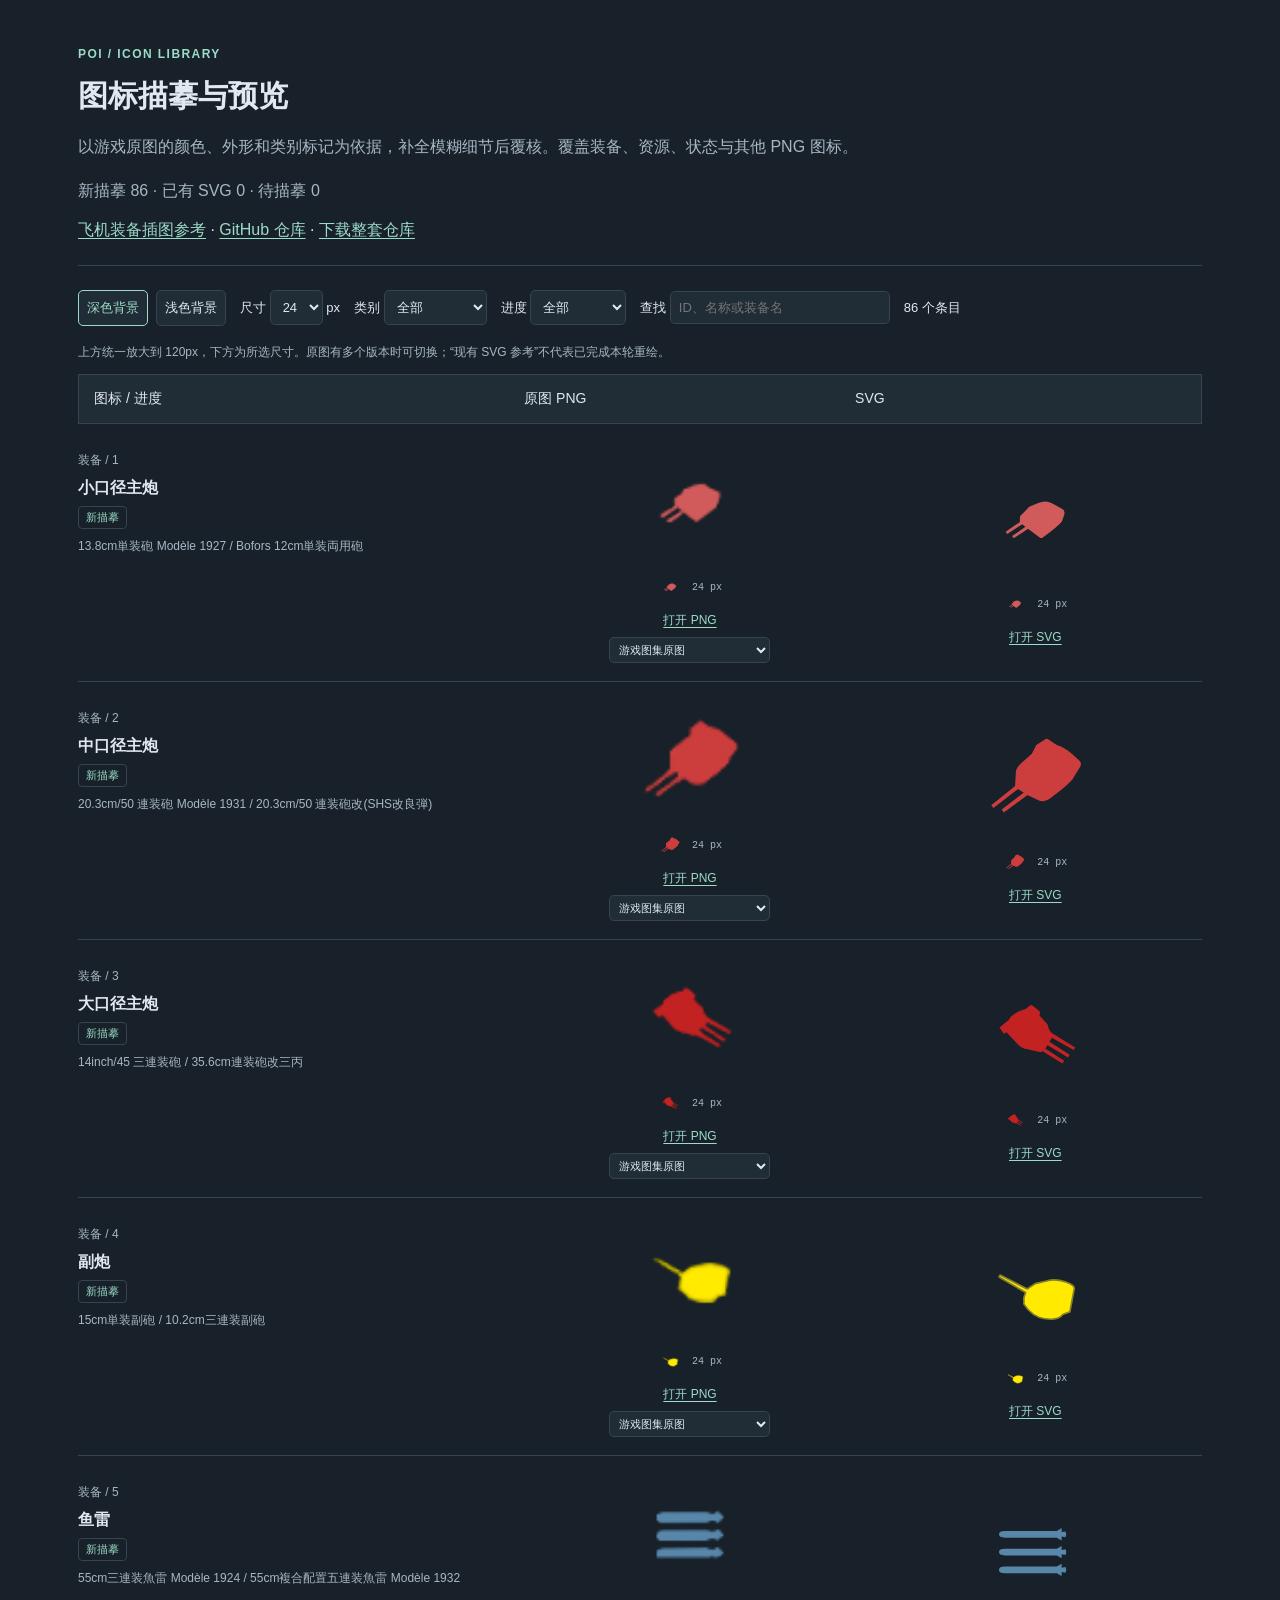
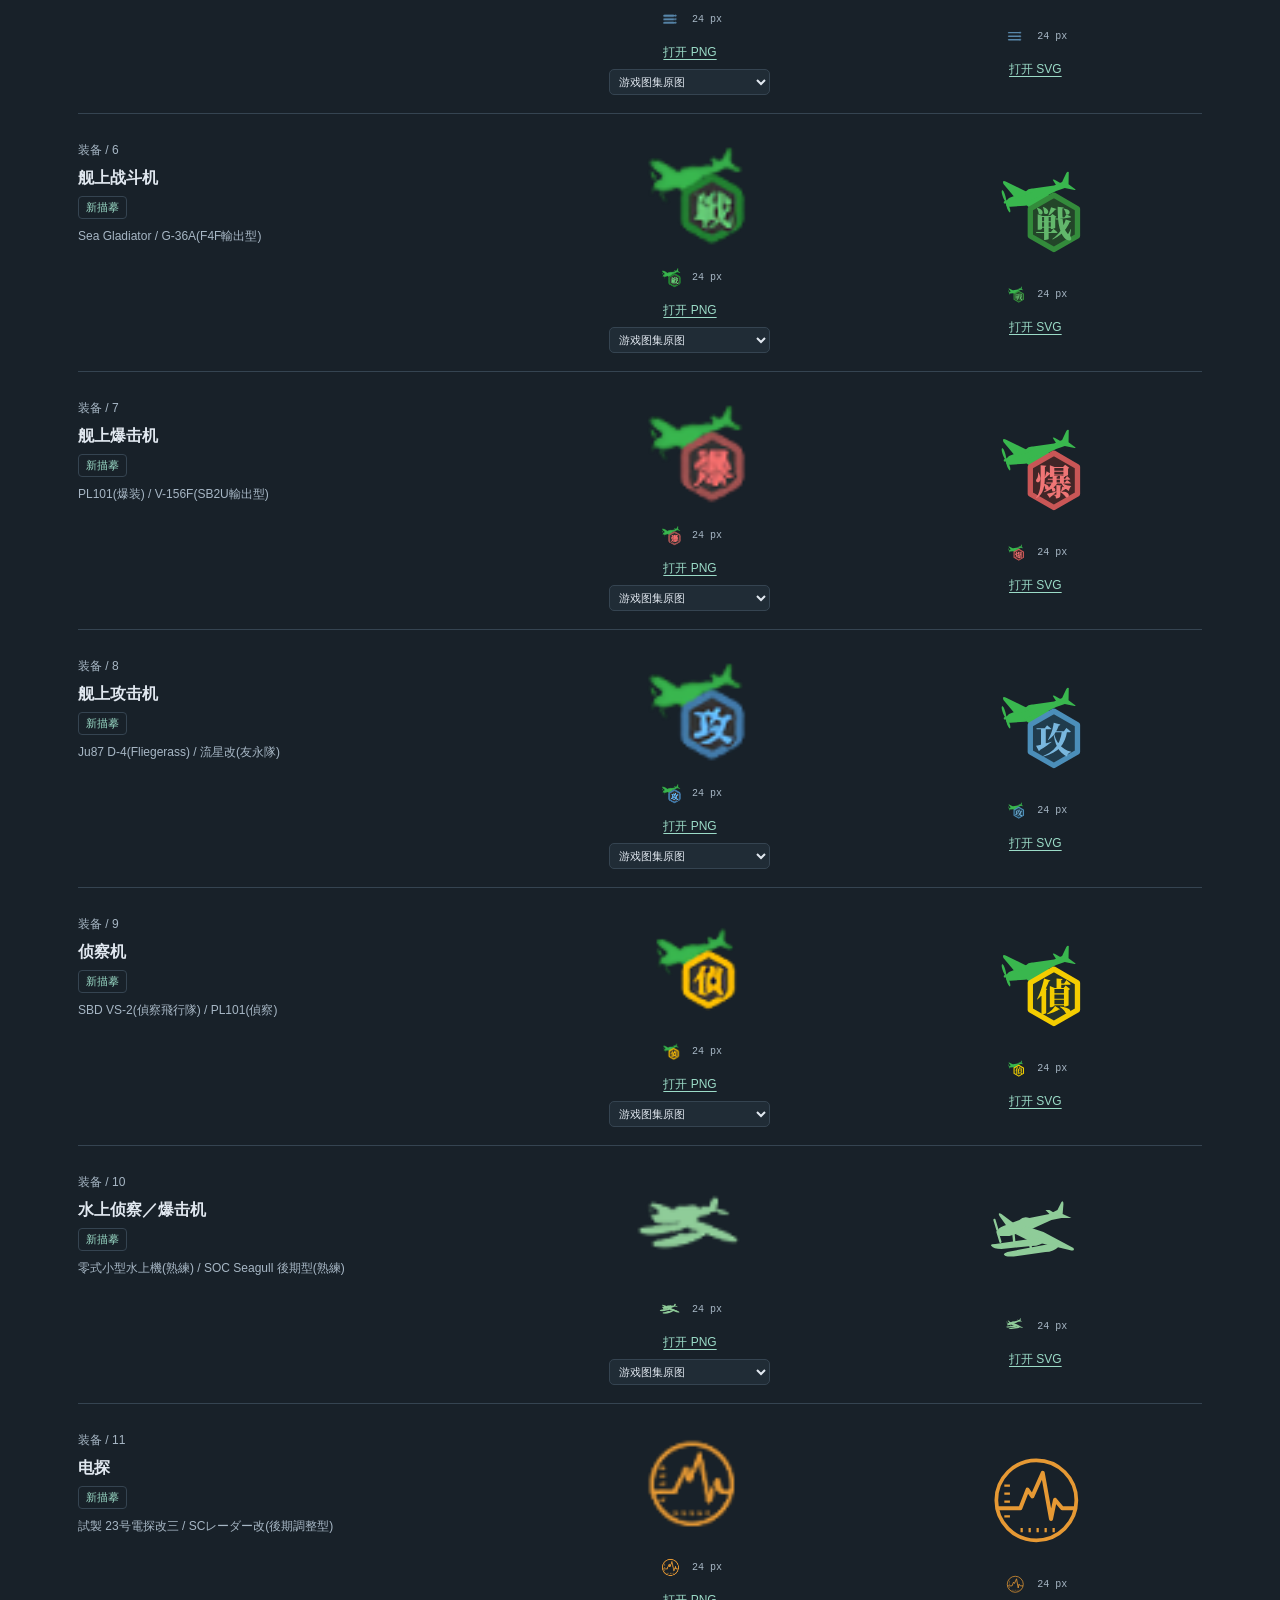
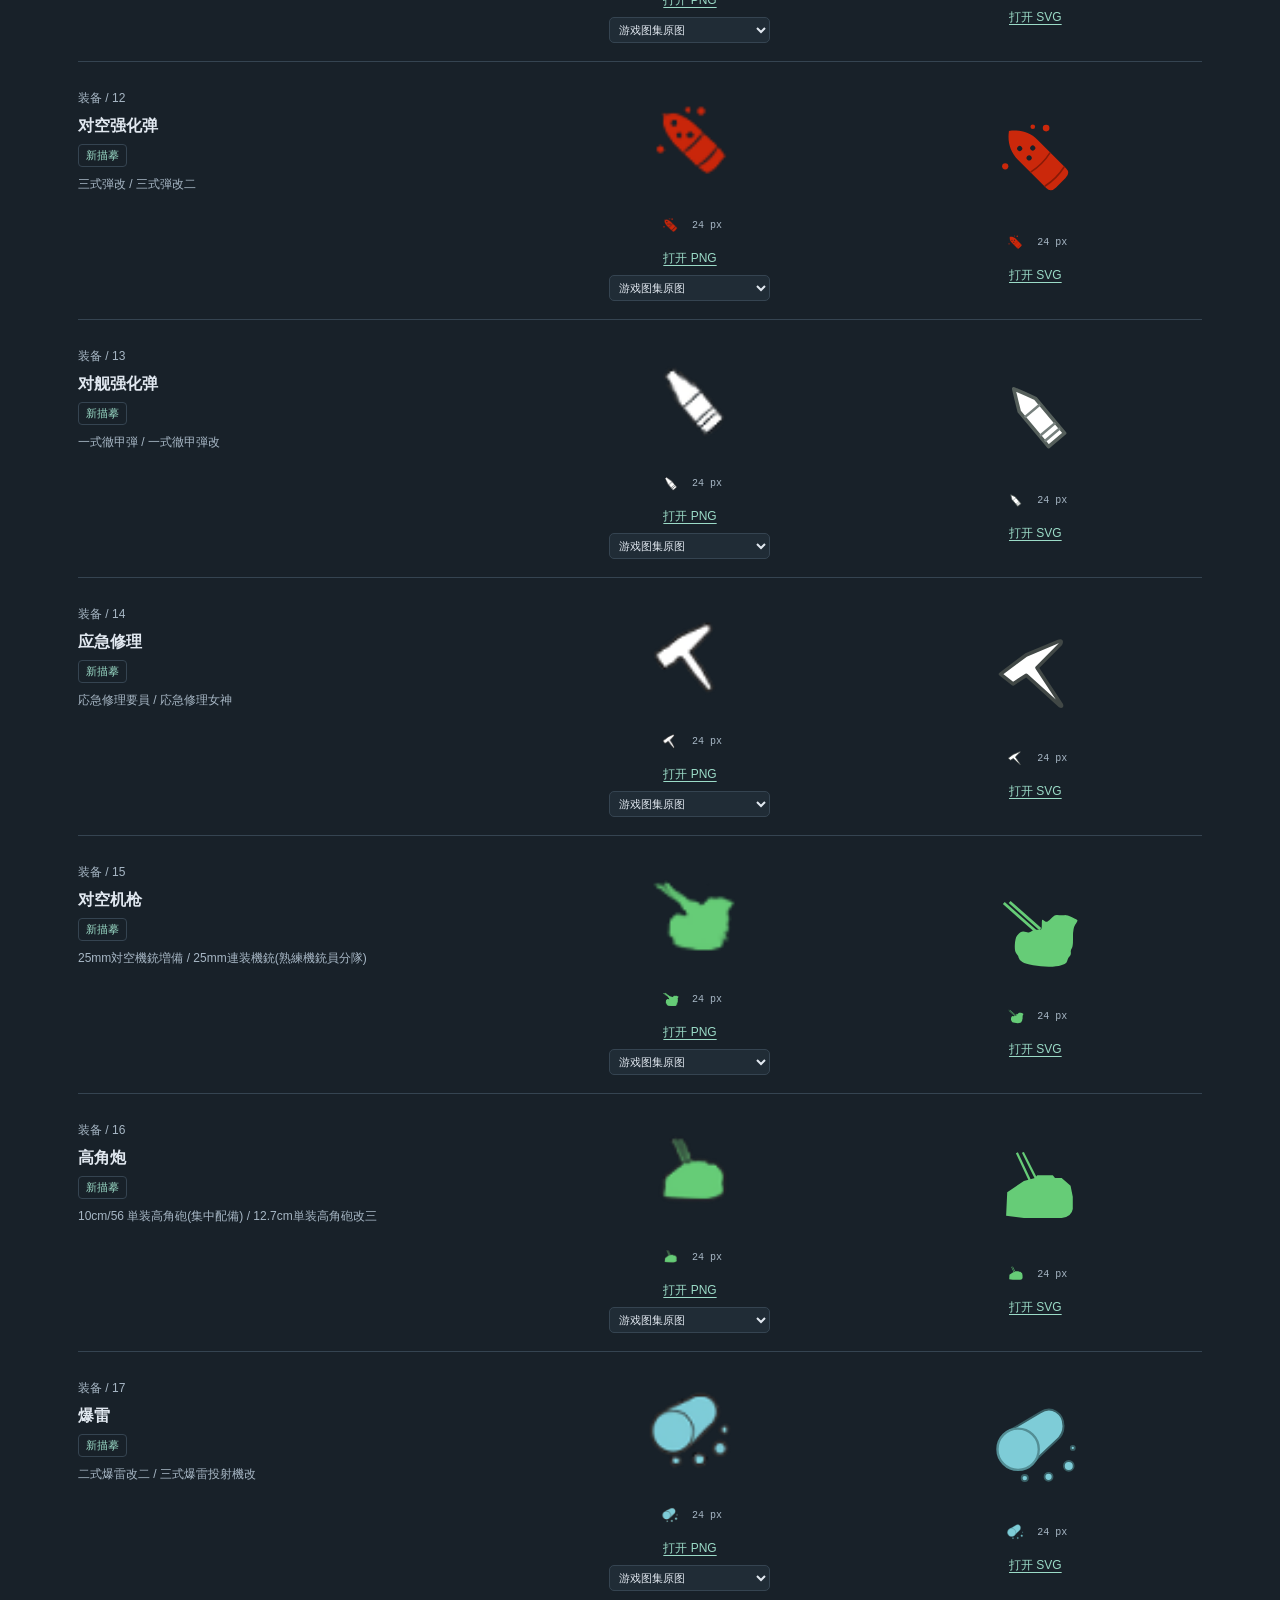
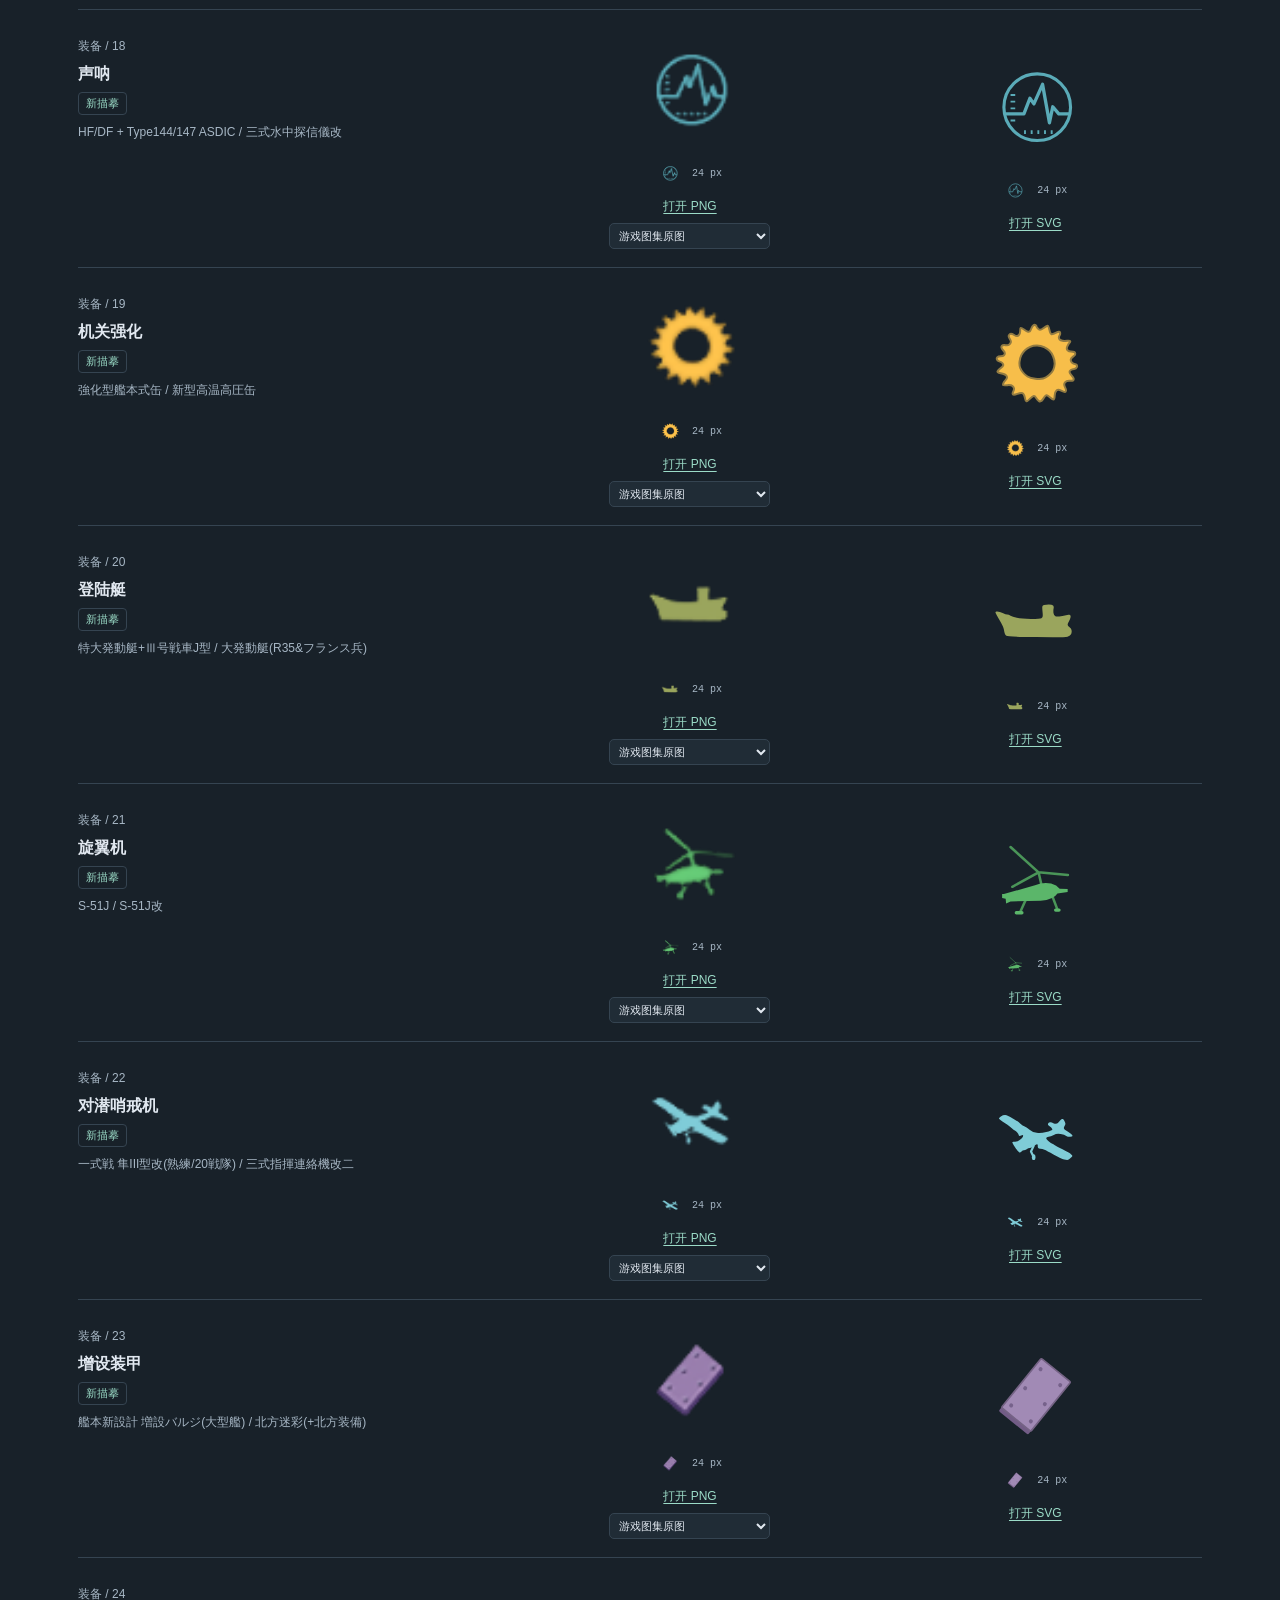
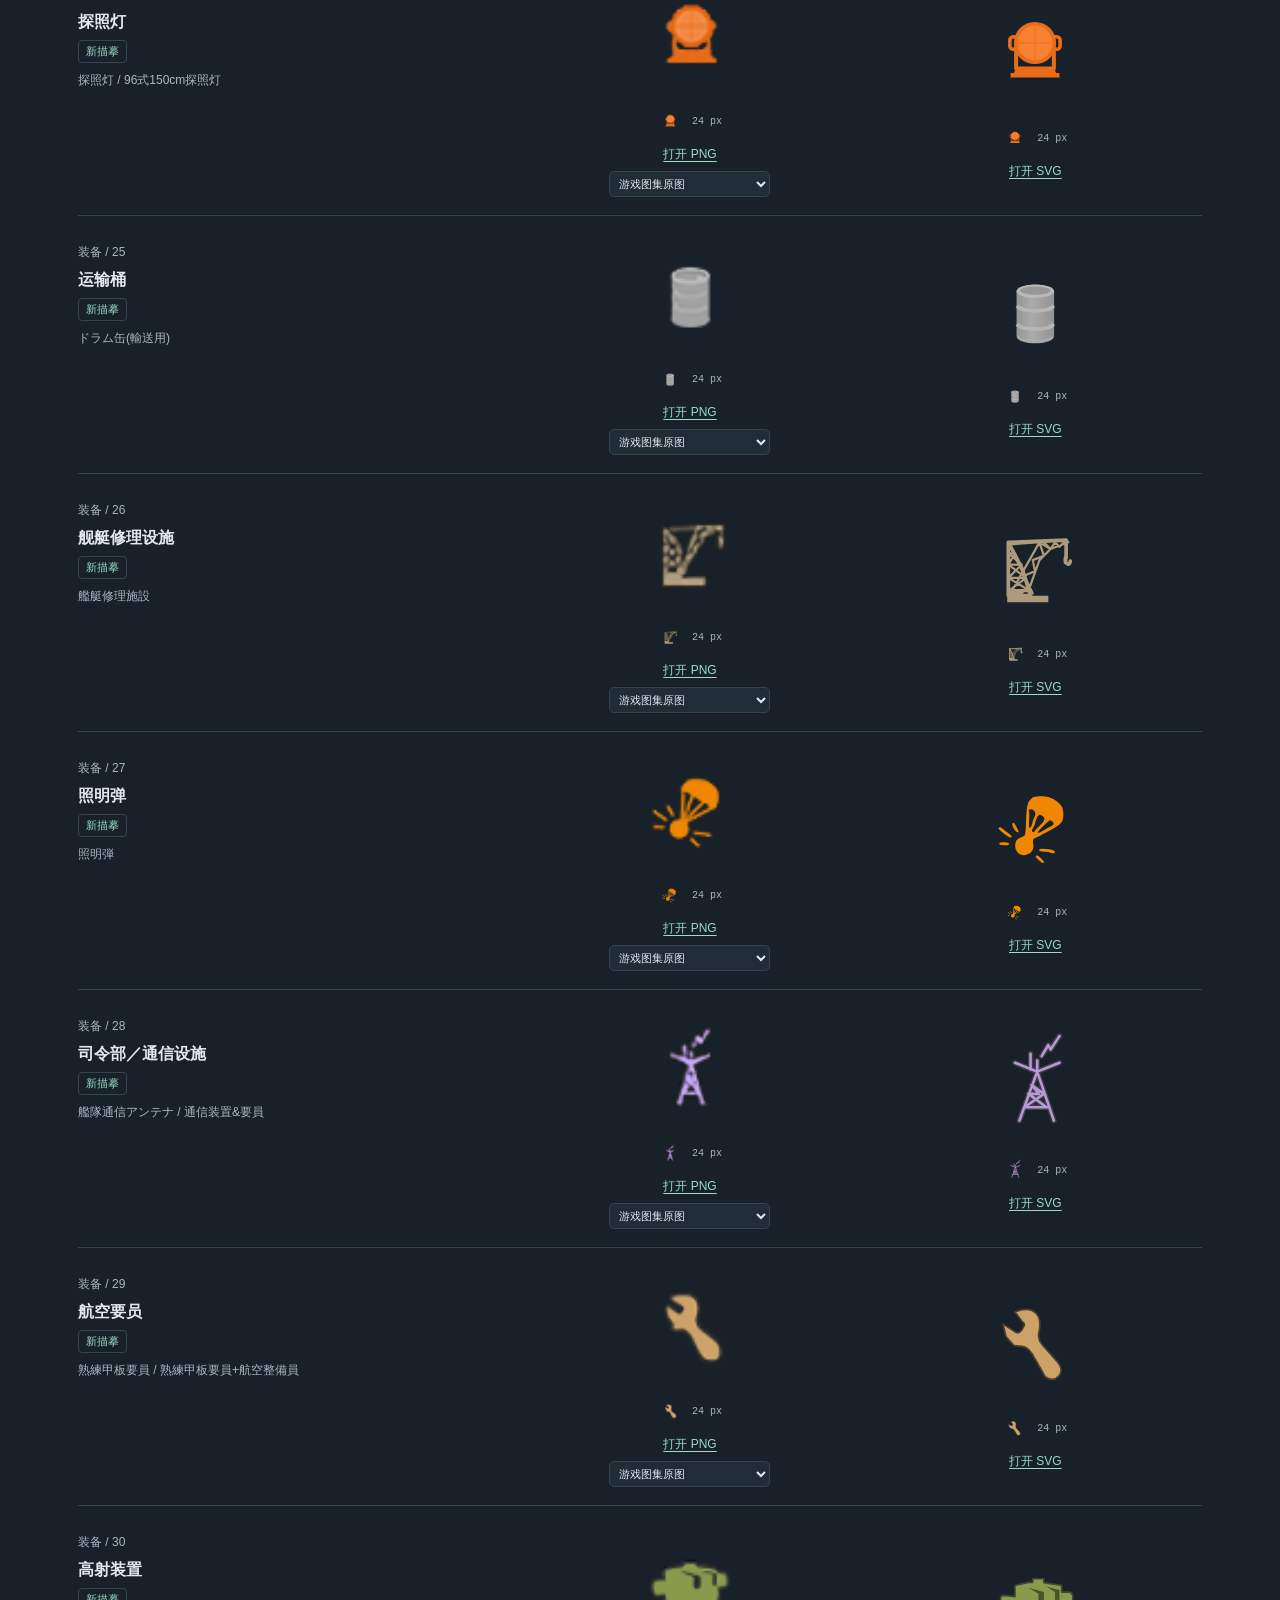
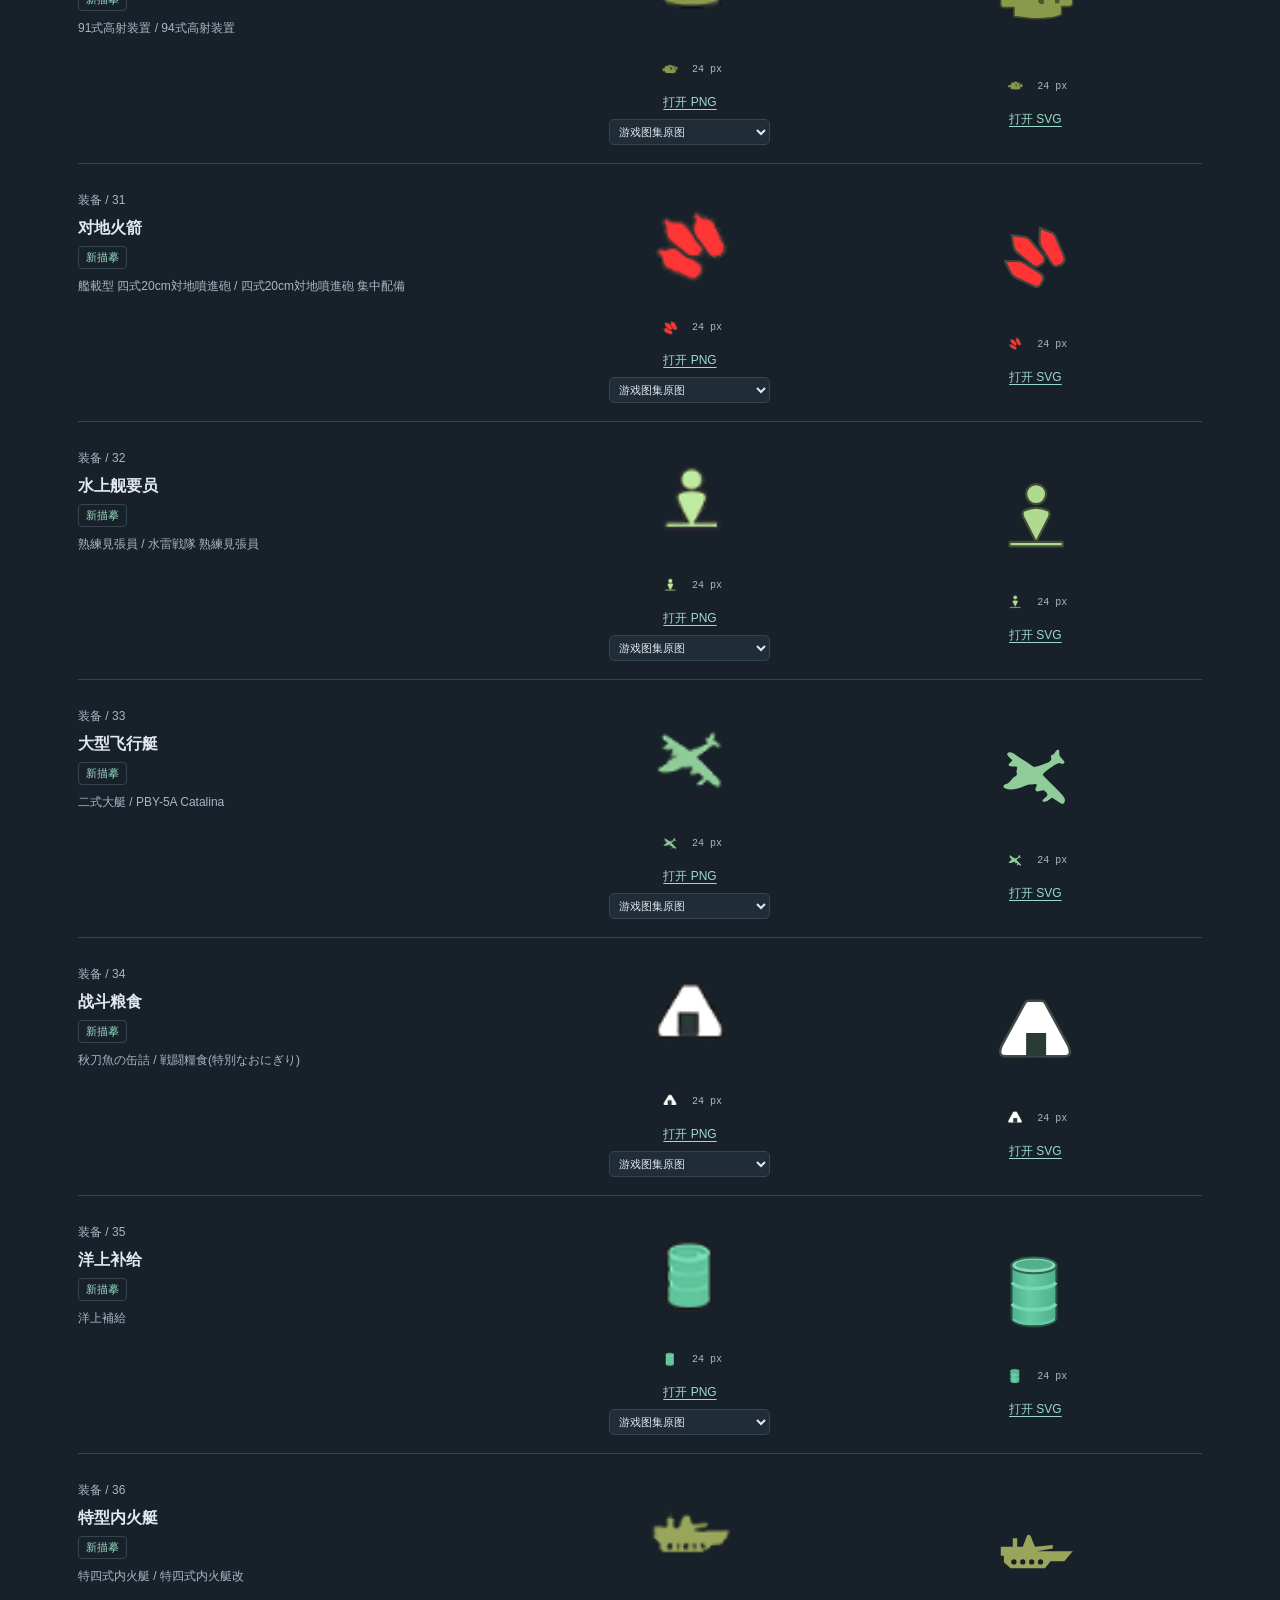
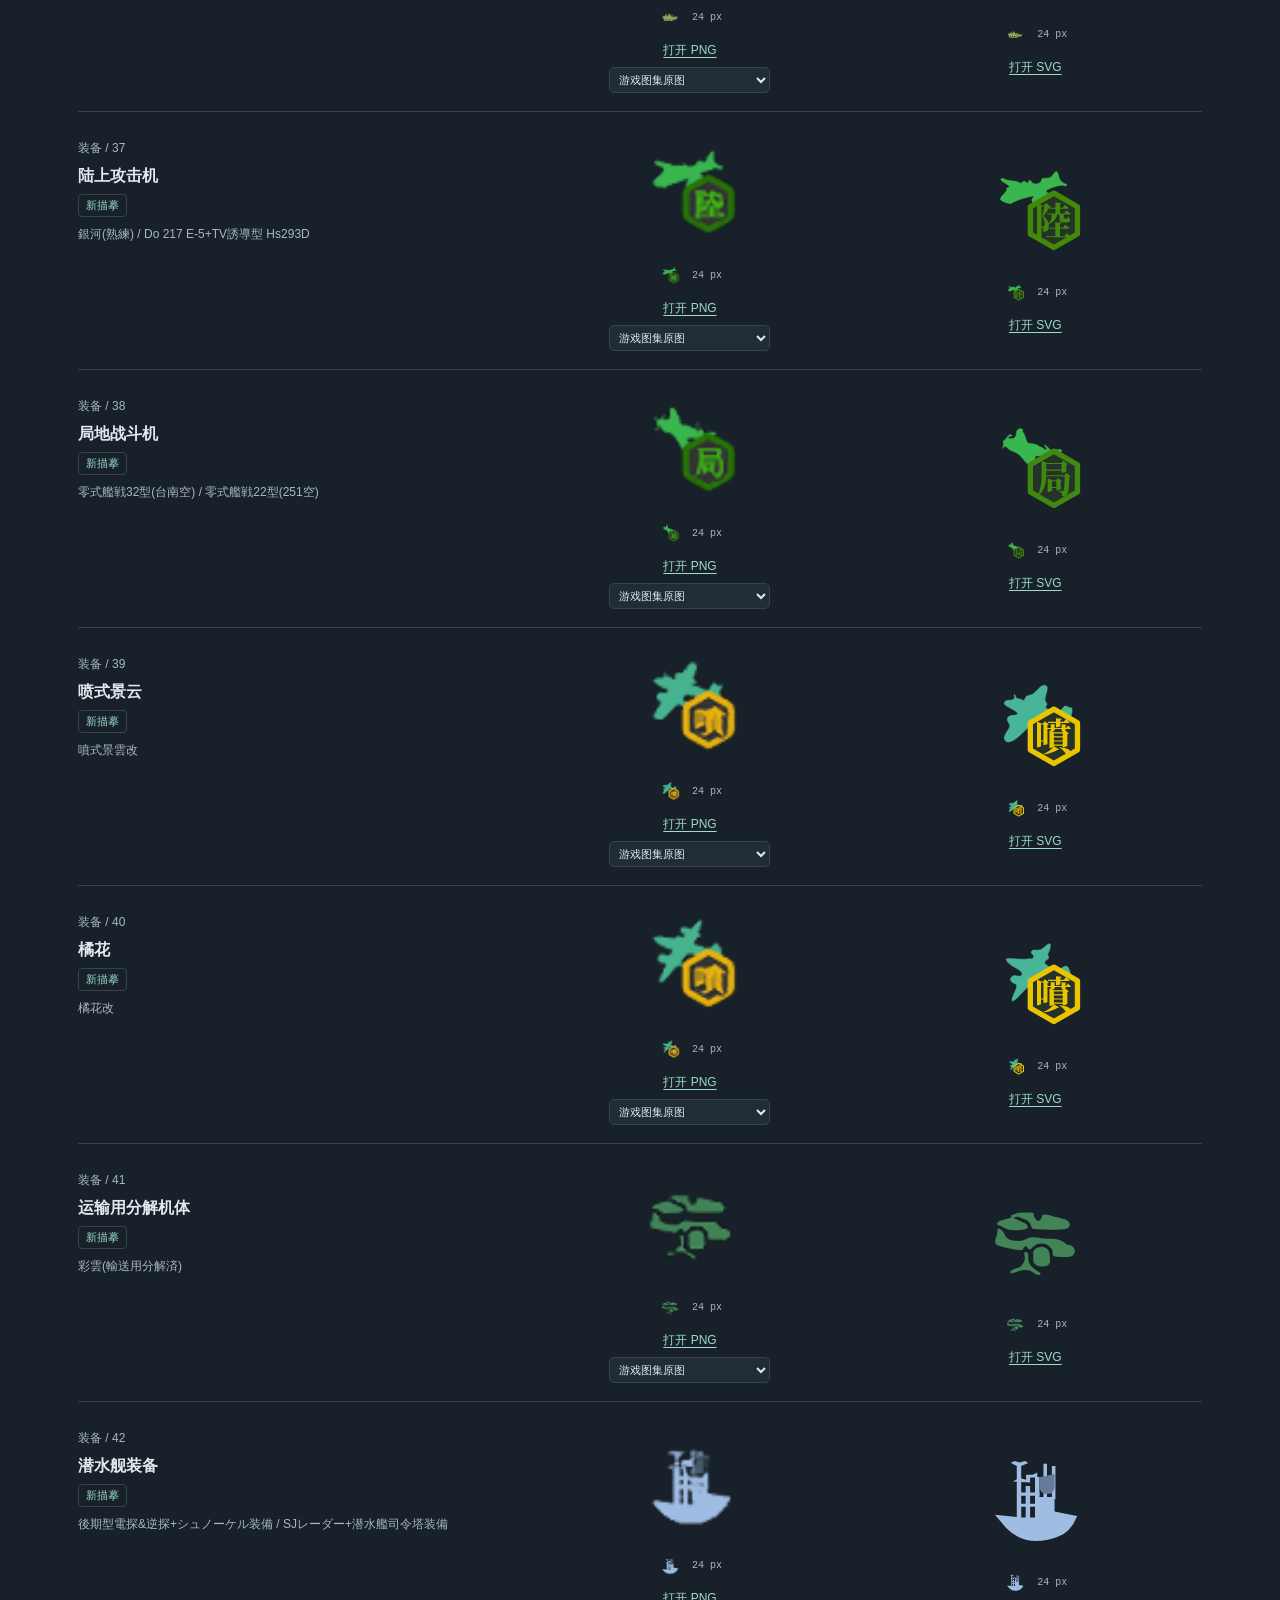
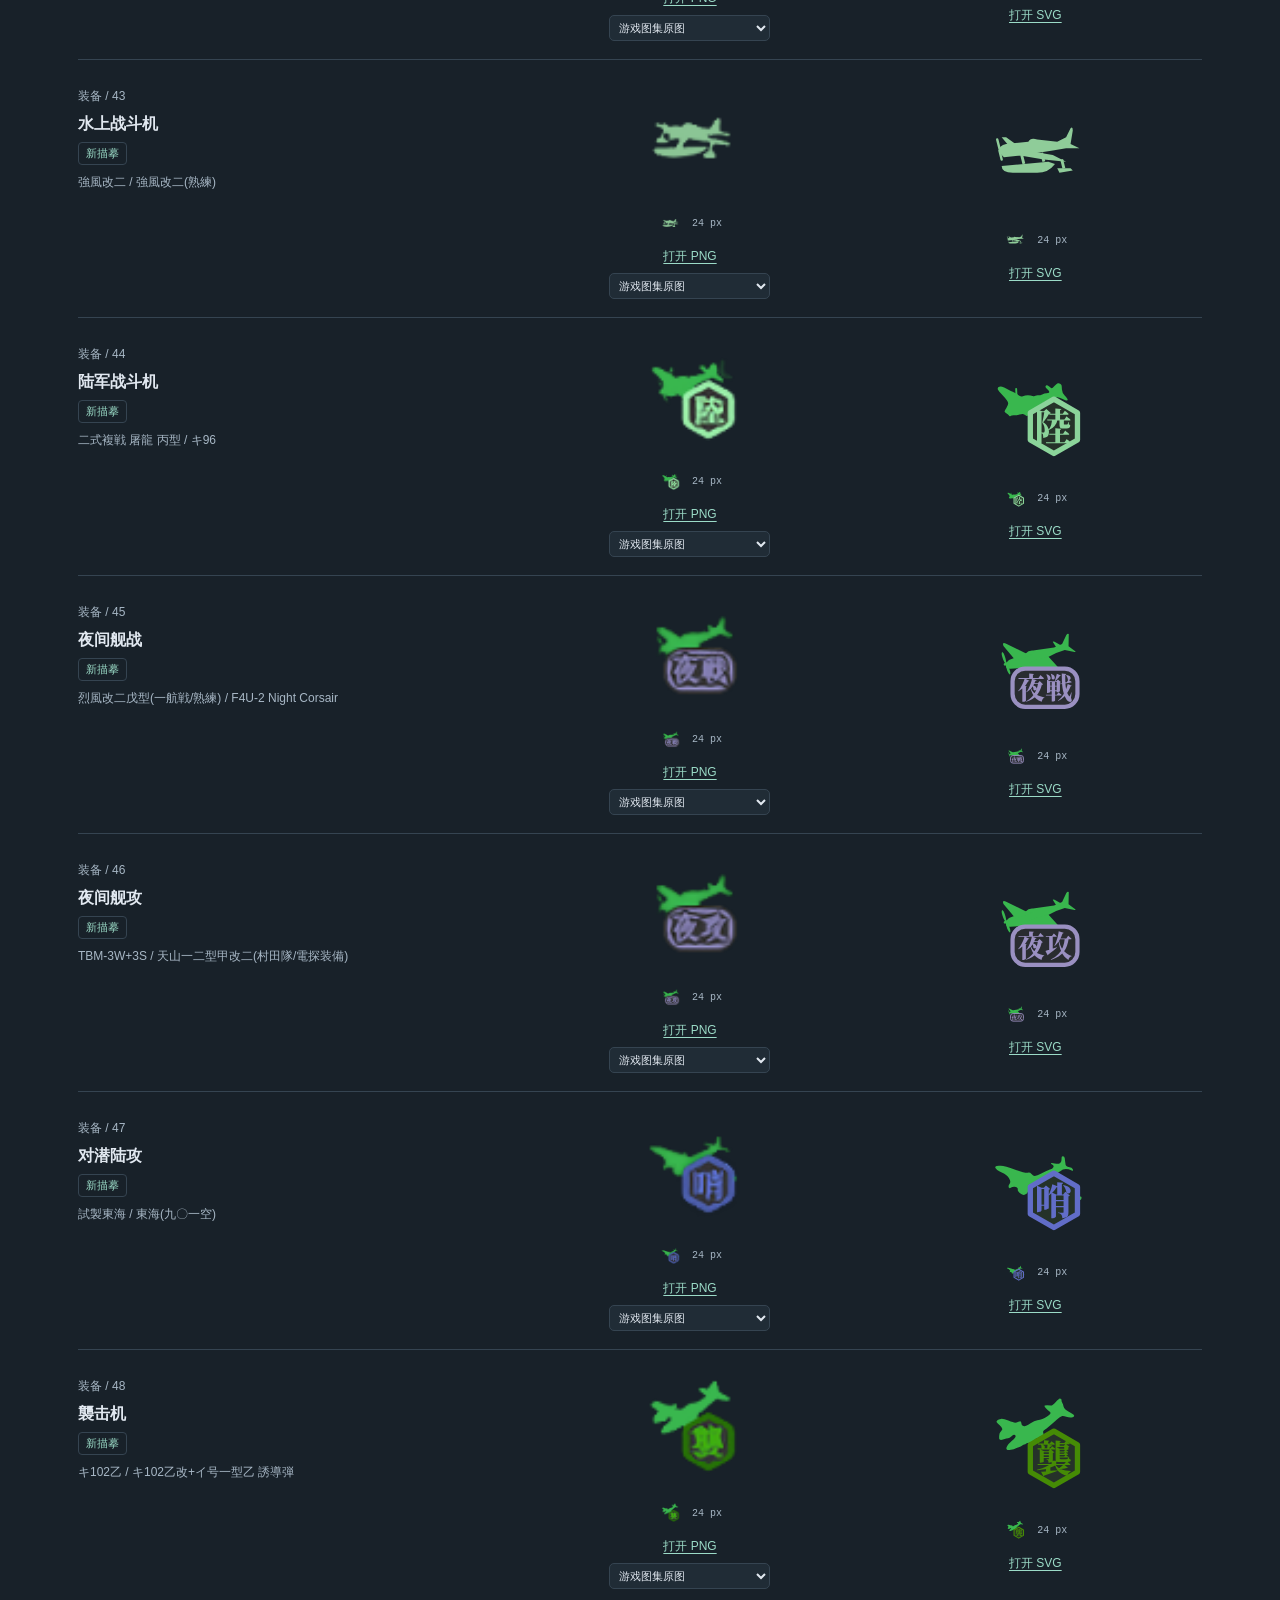
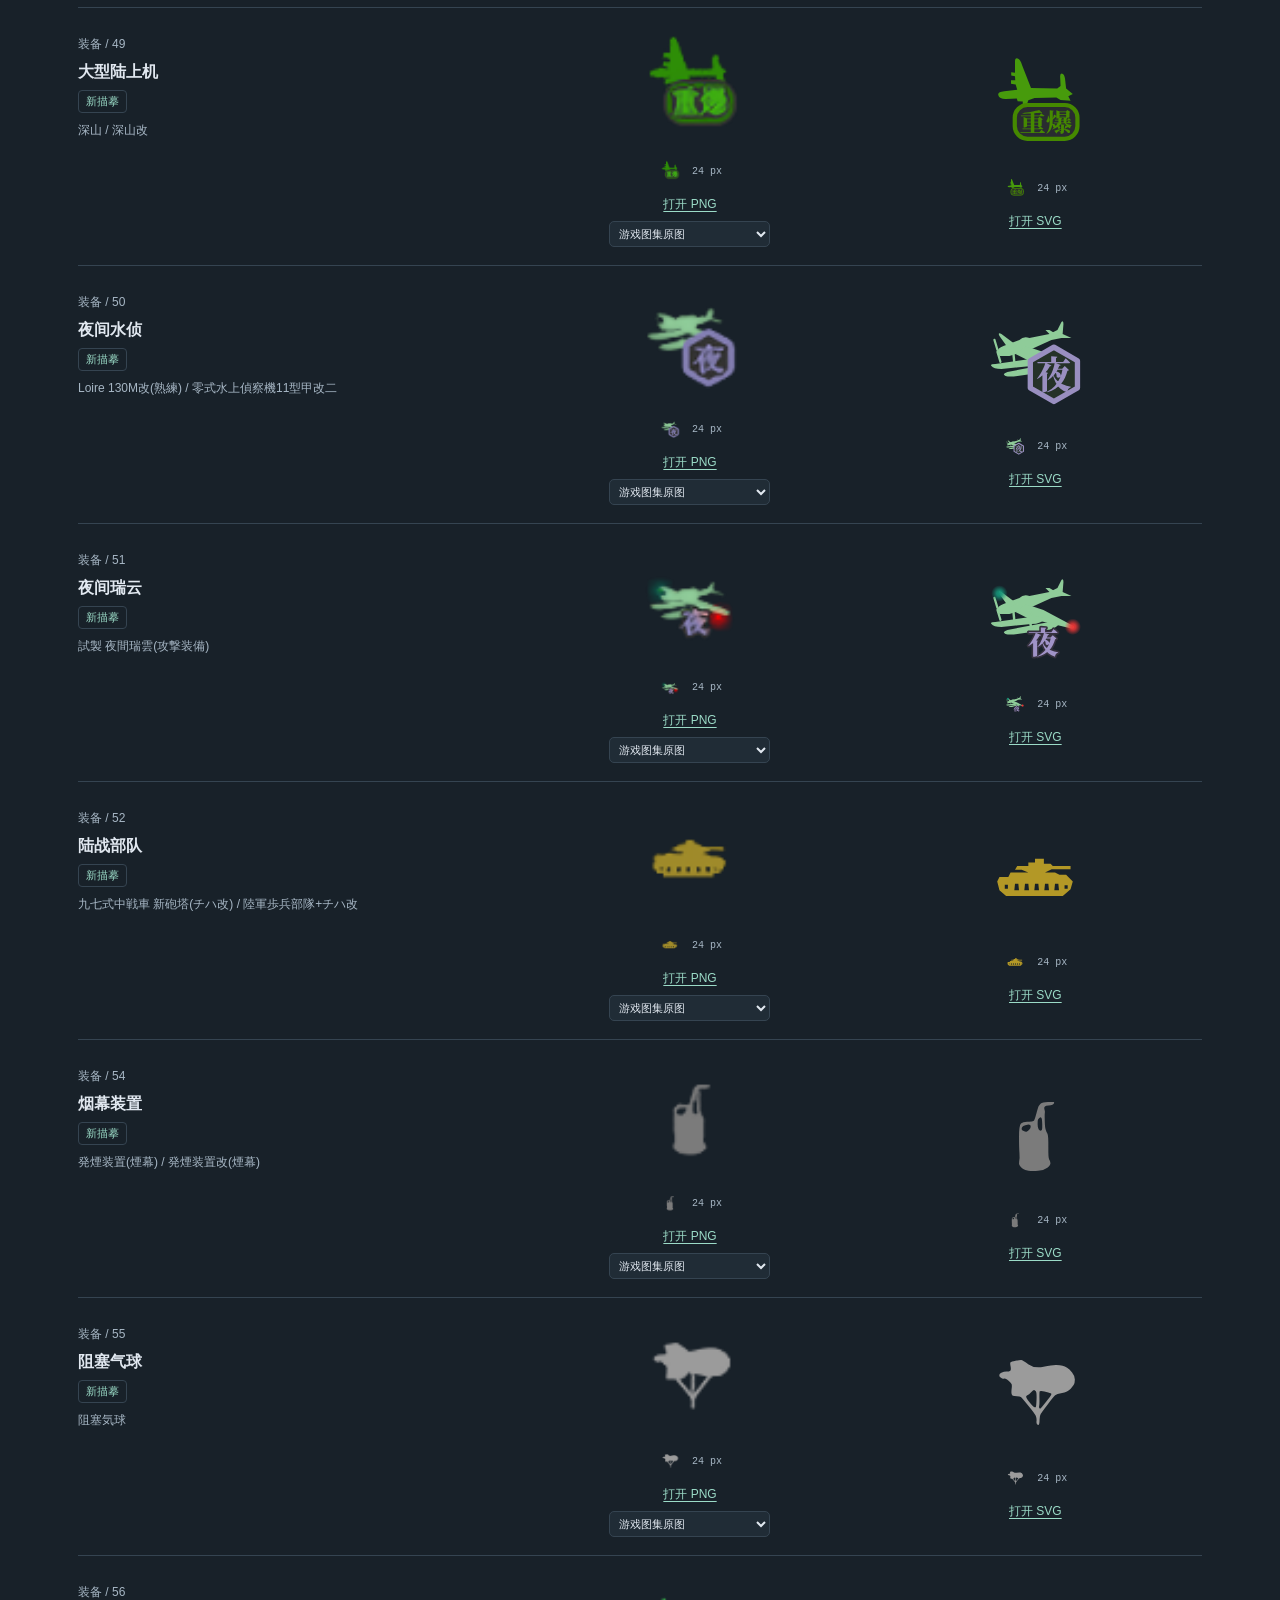
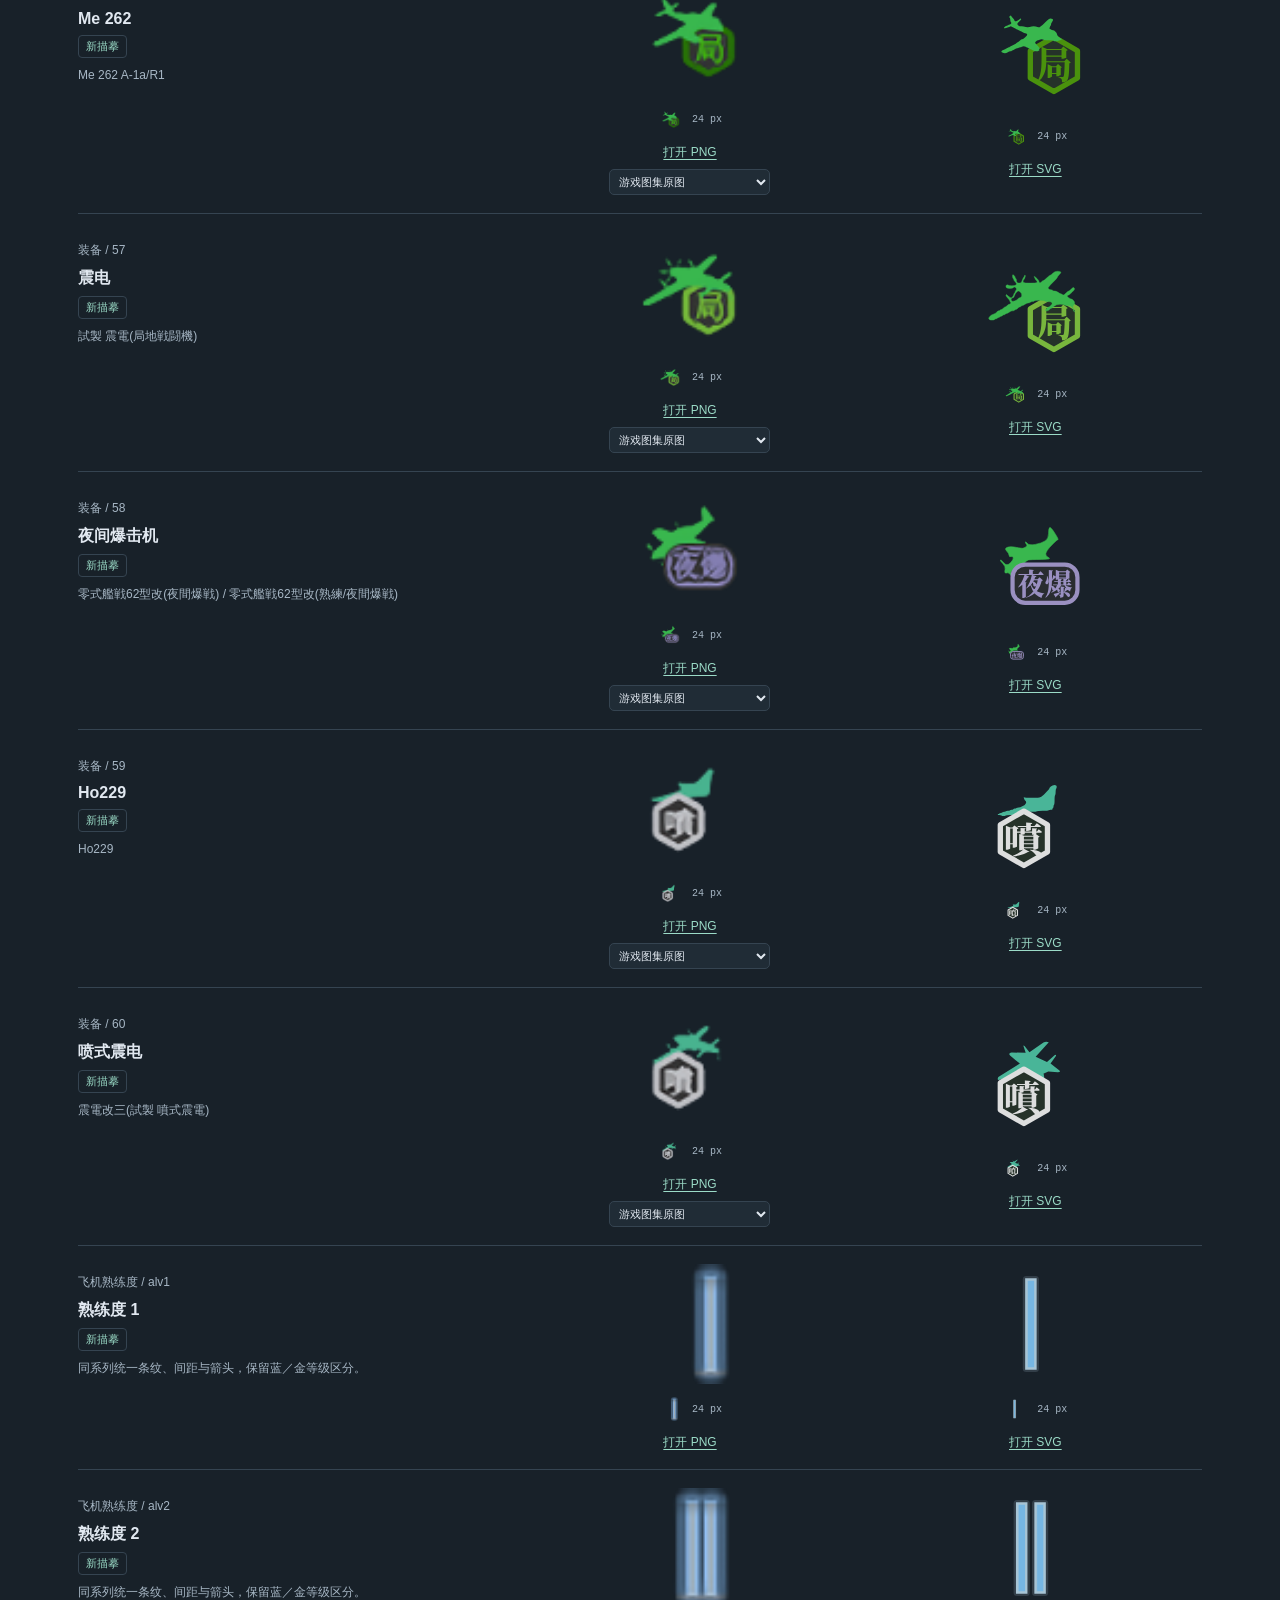
<file: index.html>
<!doctype html>
<html lang="zh-CN">
<head>
  <meta charset="utf-8">
  <meta name="viewport" content="width=device-width, initial-scale=1">
  <title>poi icons · 图标描摹与预览</title>
  <link rel="stylesheet" href="preview.css">
  <script src="catalog.js" defer></script>
  <script src="preview.js" defer></script>
</head>
<body>
<main>
  <header>
    <p class="eyebrow">POI / ICON LIBRARY</p>
    <h1>图标描摹与预览</h1>
    <p>以游戏原图的颜色、外形和类别标记为依据，补全模糊细节后覆核。覆盖装备、资源、状态与其他 PNG 图标。</p>
    <p id="summary"></p>
    <a href="aircraft-references.html">飞机装备插图参考</a>
    <span aria-hidden="true"> · </span>
    <a href="https://github.com/poooi/icons">GitHub 仓库</a>
    <span aria-hidden="true"> · </span>
    <a href="https://github.com/poooi/icons/archive/refs/heads/gh-pages.zip">下载整套仓库</a>
  </header>
  <div class="controls">
    <div class="themes" aria-label="预览背景">
      <button id="dark" aria-pressed="true">深色背景</button>
      <button id="light" aria-pressed="false">浅色背景</button>
    </div>
    <label>尺寸 <select id="size"><option>18</option><option selected>24</option><option>32</option><option>48</option><option>64</option></select> px</label>
    <label>类别 <select id="category"><option value="">全部</option></select></label>
    <label>进度 <select id="status"><option value="">全部</option><option>新描摹</option><option>已有 SVG</option><option>待描摹</option></select></label>
    <label>查找 <input id="search" type="search" placeholder="ID、名称或装备名"></label>
    <span id="count" role="status" aria-live="polite"></span>
  </div>
  <p class="hint">上方统一放大到 120px，下方为所选尺寸。原图有多个版本时可切换；“现有 SVG 参考”不代表已完成本轮重绘。</p>
  <div class="table-head" aria-hidden="true"><span>图标 / 进度</span><span>原图 PNG</span><span>SVG</span></div>
  <div id="gallery"></div>
  <p id="empty" hidden>没有匹配的图标。</p>
  <noscript>请启用 JavaScript 浏览、筛选图标。SVG 文件也可直接从仓库下载。</noscript>
  <footer>新描摹文字采用 Noto Serif JP ExtraBold（800）转路径，无需安装字体。模糊处包含概念补全；本仓库独立维护，尚未接入 poi。<br>来源与目录说明见 <a href="https://github.com/poooi/icons#readme">README</a>。</footer>
</main>
</body>
</html>
</file>
<file: preview.css>
:root{font-family:"Segoe UI","Microsoft YaHei",sans-serif;color:#e1e8f0;background:#182129;--panel:#202c36;--line:#354451;--muted:#a7b7c5;--accent:#9bdbc7;--size:24px;color-scheme:dark}
*{box-sizing:border-box}body{margin:0}body.light{color:#253441;background:#edf2f5;--panel:#fff;--line:#cad4dc;--muted:#586b7b;--accent:#256d59;color-scheme:light}
main{max-width:1180px;margin:auto;padding:32px 28px 60px}header{border-bottom:1px solid var(--line);padding-bottom:24px}header p{max-width:850px;line-height:1.7;color:var(--muted)}.eyebrow{font-size:12px;letter-spacing:.12em;font-weight:600;color:var(--accent)}h1{font-size:30px;margin:10px 0;font-weight:650}a{color:var(--accent);text-underline-offset:3px}.controls{display:flex;gap:14px;align-items:center;flex-wrap:wrap;margin:24px 0 16px;font-size:13px}.themes{display:flex;gap:8px}button,select,input{font:inherit;color:inherit;background:var(--panel);border:1px solid var(--line);border-radius:5px;padding:8px}button{cursor:pointer}button[aria-pressed=true]{border-color:var(--accent);color:var(--accent)}input{width:220px}button:focus-visible,select:focus-visible,input:focus-visible,a:focus-visible{outline:2px solid var(--accent);outline-offset:3px}.hint{font-size:12px;line-height:1.7;color:var(--muted)}.table-head,.row{display:grid;grid-template-columns:minmax(220px,1.3fr) repeat(2,minmax(160px,1fr))}.table-head{background:var(--panel);padding:15px;border:1px solid var(--line);font-size:14px}.row{border-bottom:1px solid var(--line);min-height:205px;padding:18px 0;gap:12px}.row[hidden]{display:none}.identity{padding:8px 12px 8px 0}h2{font-size:16px;font-weight:600;margin:7px 0}.id,.description,.variant-count{font-size:12px;line-height:1.65;color:var(--muted)}.description{overflow-wrap:anywhere;margin:8px 0}.status{display:inline-block;font-size:11px;border:1px solid var(--line);padding:3px 7px;border-radius:4px;color:var(--accent)}.status.pending{color:var(--muted)}.cell{display:flex;flex-direction:column;align-items:center;justify-content:center;gap:8px;min-width:0}.large{width:120px;height:120px;object-fit:contain}.actual{display:flex;align-items:center;gap:10px;min-height:34px}.actual img{width:var(--size);height:var(--size);object-fit:contain}.size-label{font:10px Consolas,monospace;color:var(--muted)}.asset-link{font-size:12px}.variant{max-width:100%;font-size:11px;padding:5px}.missing{font-size:13px;color:var(--muted)}footer{margin-top:30px;font-size:12px;line-height:1.8;color:var(--muted)}#empty{padding:35px;text-align:center;color:var(--muted)}
@media(max-width:680px){main{padding:20px 14px}h1{font-size:25px}.table-head{display:none}.row{grid-template-columns:repeat(2,minmax(0,1fr));gap:10px}.identity{grid-column:1/-1;padding:0}.description{margin:4px 0}.controls{gap:10px}.large{width:110px;height:110px}input{width:180px}}
</file>
